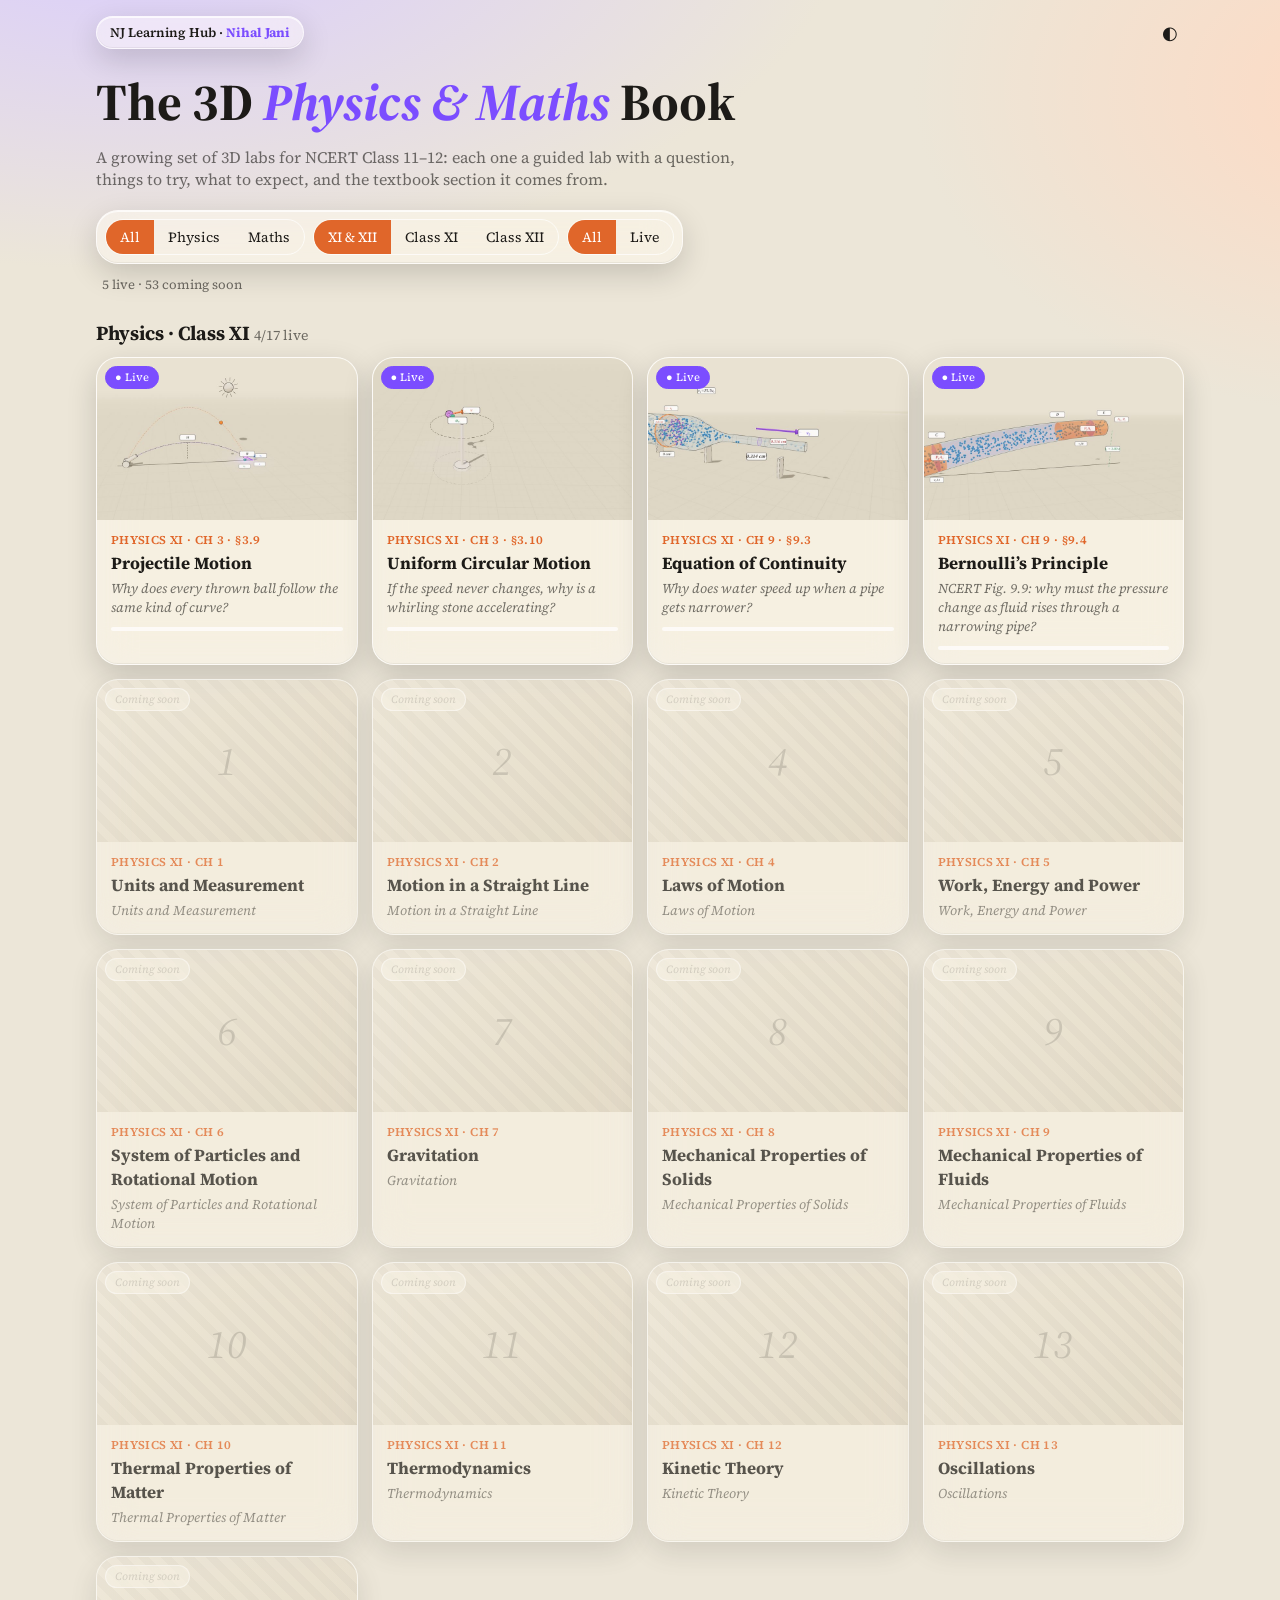
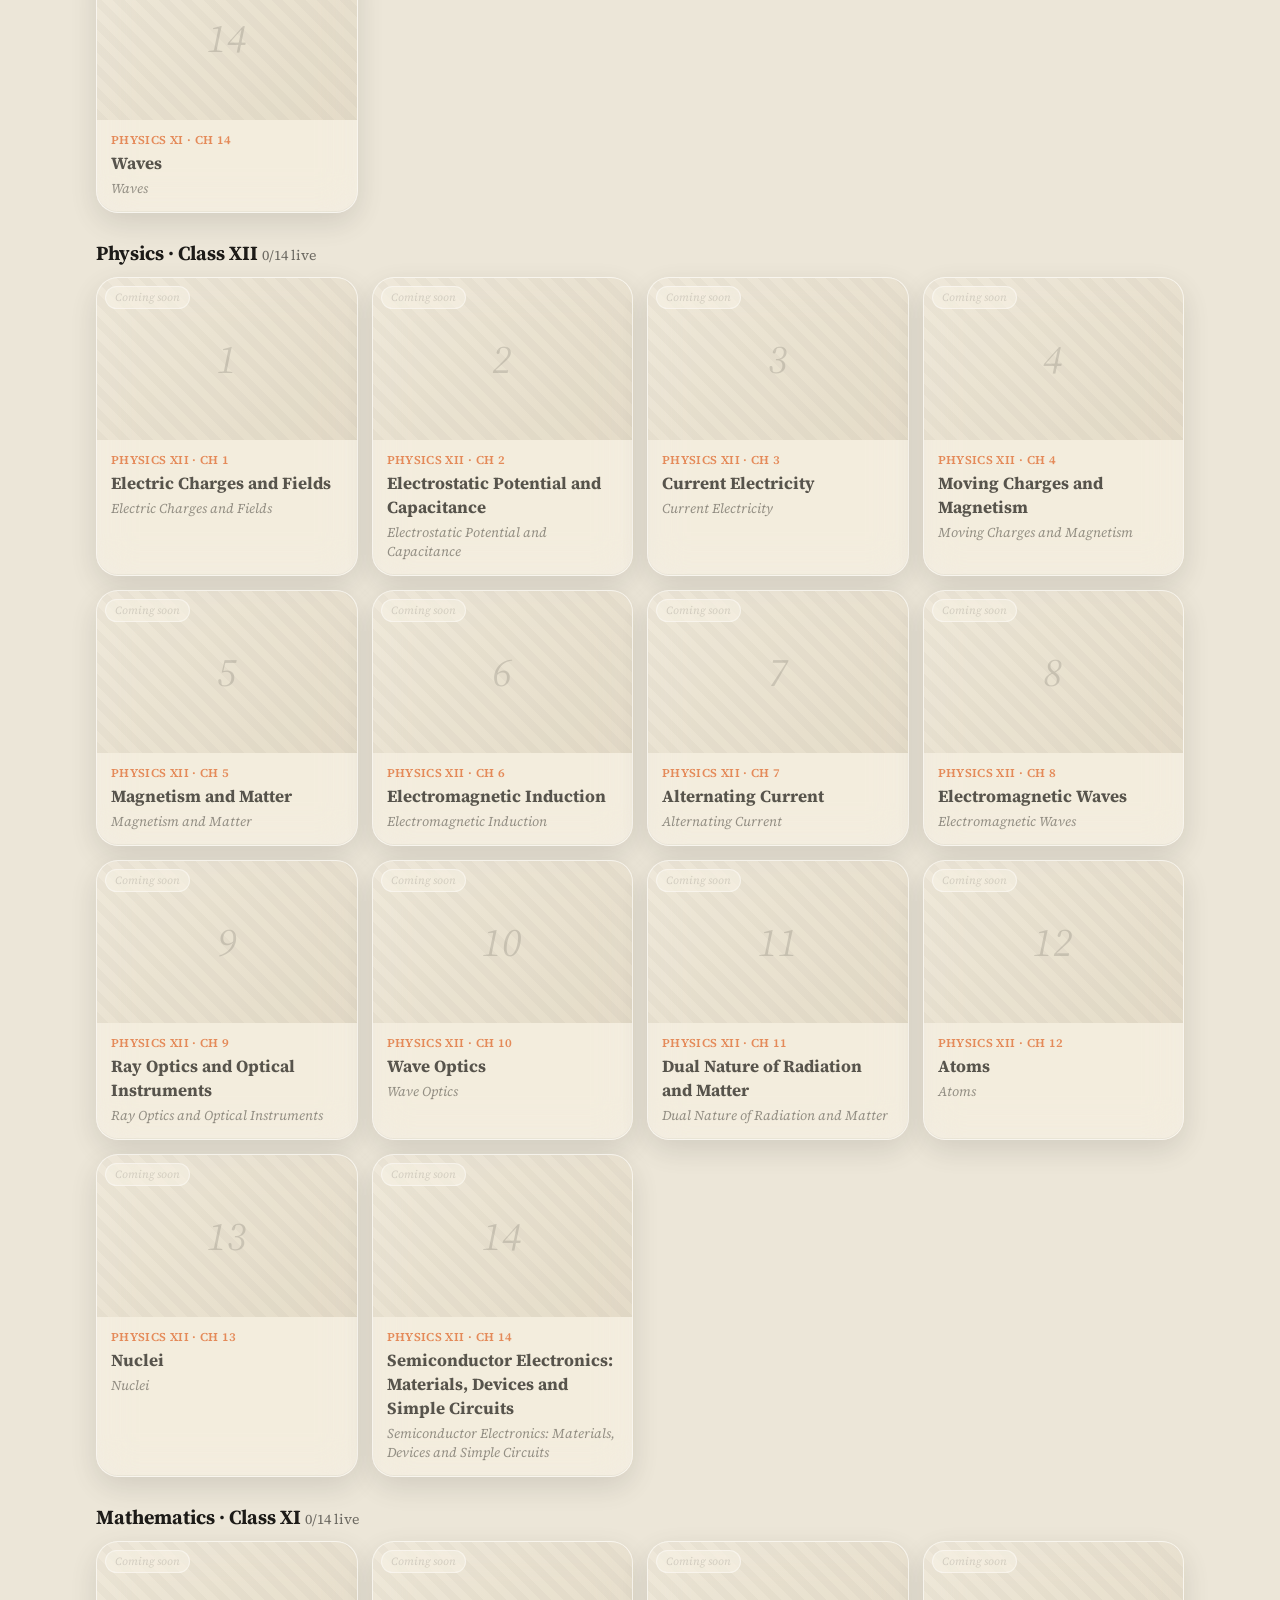
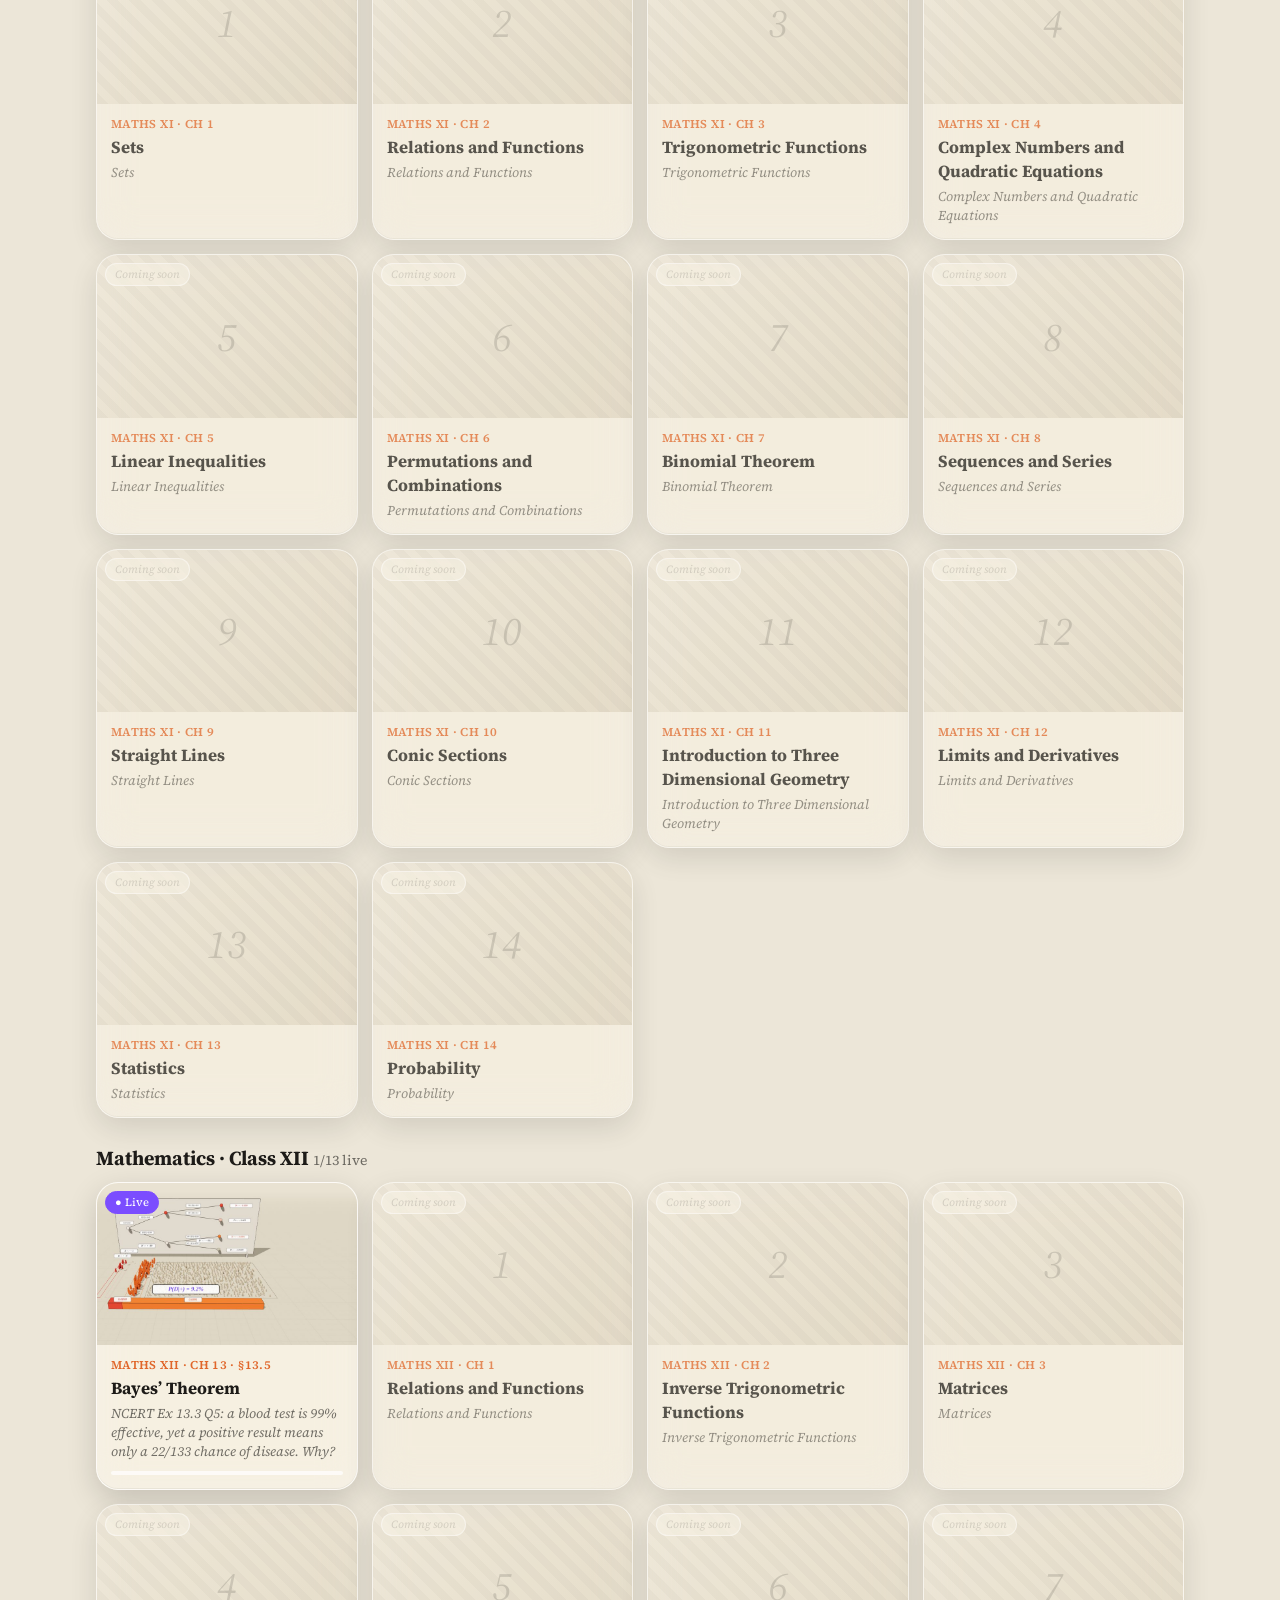
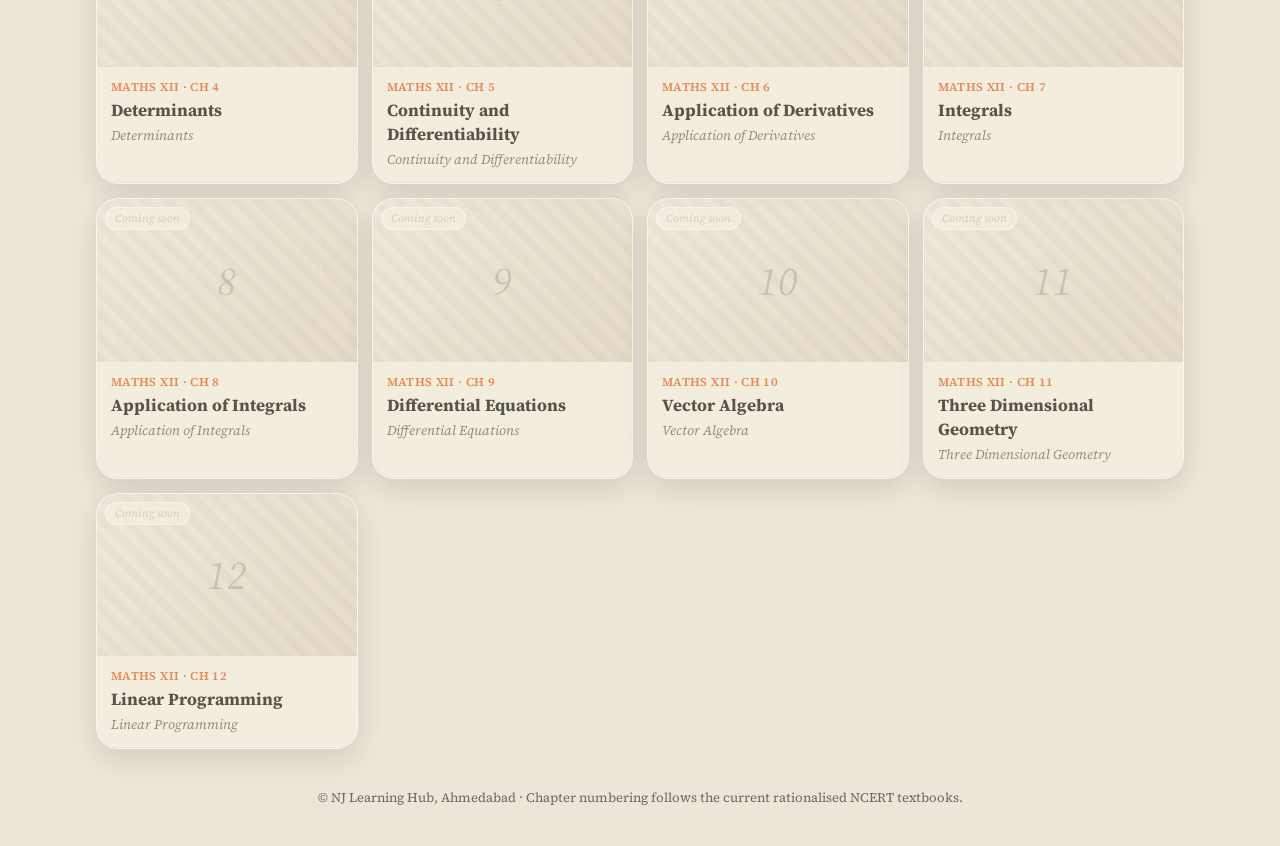
<file: index.html>
<!DOCTYPE html>
<html lang="en"><head>
<meta charset="utf-8"><link rel="icon" href="favicon.svg"><meta name="viewport" content="width=device-width,initial-scale=1,viewport-fit=cover">
<title>NJ Learning Hub · 3D Physics & Maths Book</title>
<meta name="description" content="A growing set of 3D labs for NCERT Class 11–12 Physics and Maths — by Nihal Jani, NJ Learning Hub, Ahmedabad.">
<link href="https://fonts.googleapis.com/css2?family=Source+Serif+4:ital,opsz,wght@0,8..60,400;0,8..60,600;1,8..60,400&display=swap" rel="stylesheet">
<link rel="stylesheet" href="engine/theme.css">
<style>
body{min-height:100%;background:radial-gradient(1200px 600px at 10% -10%,#d9ccff 0,transparent 60%),radial-gradient(900px 600px at 110% 10%,#ffd9c2 0,transparent 55%),var(--bg)}
body.dark{background:radial-gradient(1200px 600px at 10% -10%,#2a2150 0,transparent 60%),radial-gradient(900px 600px at 110% 10%,#3a2418 0,transparent 55%),var(--bg)}
.wrap{max-width:1120px;margin:0 auto;padding:max(16px,env(safe-area-inset-top)) 16px 40px}
header{display:flex;justify-content:space-between;align-items:center;gap:10px}
.brand{position:static}
h1{font-size:clamp(30px,6vw,52px);line-height:1.05;margin:26px 0 8px}
h1 em{color:var(--acc)}
.sub{color:var(--muted);max-width:640px;font-size:16px}
.filters{position:sticky;top:8px;z-index:3;display:flex;flex-wrap:wrap;gap:8px;padding:8px;margin:20px 0;border-radius:22px;width:fit-content;max-width:100%}
.filters .seg button{padding:7px 14px;font-size:14px}
.stat{font-size:13px;color:var(--muted);margin:-8px 0 14px 6px}
h2{font-size:20px;margin:26px 0 10px}
h2 small{font-weight:400;color:var(--muted);font-size:14px}
.grid{display:grid;grid-template-columns:repeat(auto-fill,minmax(250px,1fr));gap:14px}
.card{display:flex;flex-direction:column;text-decoration:none;color:var(--txt);overflow:hidden;transition:transform .2s}
a.card:hover{transform:translateY(-3px)}
.cover{aspect-ratio:16/10;background:#e9e2d2 center/cover;position:relative}
.cover.soon{background:repeating-linear-gradient(45deg,rgba(0,0,0,.03) 0 8px,transparent 8px 16px),linear-gradient(135deg,#efe9dc,#e1d8c4);display:grid;place-items:center;font-size:40px;color:rgba(0,0,0,.18);font-style:italic}
body.dark .cover.soon{background:linear-gradient(135deg,#25232d,#1b1a22);color:rgba(255,255,255,.15)}
.badge{position:absolute;top:8px;left:8px;font-size:11px;padding:3px 9px;border-radius:999px;background:var(--glass);-webkit-backdrop-filter:var(--blur);backdrop-filter:var(--blur);border:1px solid var(--glassB)}
.badge.live{background:var(--acc);color:#fff;border-color:var(--acc)}
.prog{position:absolute;right:8px;top:8px;font-size:11px;padding:3px 9px;border-radius:999px;background:var(--ok);color:#fff}
.body{padding:12px 14px 14px}
.meta{font-size:12px;color:var(--acc2);font-weight:600;letter-spacing:.03em}
.body b{display:block;font-size:17px;margin:3px 0}
.body p{margin:4px 0 0;font-size:13.5px;color:var(--muted);font-style:italic}
.bar{height:4px;border-radius:2px;background:var(--glassB);margin-top:10px;overflow:hidden}.bar i{display:block;height:100%;background:var(--ok)}
.card.soon{opacity:.72}
footer{margin-top:40px;font-size:13px;color:var(--muted);text-align:center}
@media(max-width:600px){.grid{grid-template-columns:1fr 1fr;gap:10px}.body b{font-size:15px}.body p{display:none}.filters .seg button{padding:6px 10px;font-size:13px}}
#theme{border:0;background:none;color:var(--txt);font-size:18px;cursor:pointer}
</style></head><body>
<div class="wrap">
<header><span class="brand glass">NJ Learning Hub · <b>Nihal Jani</b></span><button id="theme" aria-label="theme">◐</button></header>
<h1>The 3D <em>Physics & Maths</em> Book</h1>
<p class="sub">A growing set of 3D labs for NCERT Class 11–12: each one a guided lab with a question, things to try, what to expect, and the textbook section it comes from.</p>
<div class="filters glass">
 <span class="seg" id="fSub"><button data-v="all" class="on">All</button><button data-v="physics">Physics</button><button data-v="maths">Maths</button></span>
 <span class="seg" id="fCls"><button data-v="all" class="on">XI & XII</button><button data-v="11">Class XI</button><button data-v="12">Class XII</button></span>
 <span class="seg" id="fSt"><button data-v="all" class="on">All</button><button data-v="live">Live</button></span>
</div>
<div class="stat" id="stat"></div>
<div id="list"></div>
<footer>© NJ Learning Hub, Ahmedabad · Chapter numbering follows the current rationalised NCERT textbooks.</footer>
</div>
<script type="module">
import {all,prefs} from './engine/progress.js';
if(prefs.get('dark',false))document.body.classList.add('dark');
document.getElementById('theme').onclick=()=>{const d=document.body.classList.toggle('dark');prefs.set('dark',d)};
const cat=await (await fetch('catalog.json')).json(),P=all();
const st={sub:'all',cls:'all',st:'all',...prefs.get('filters',{})};
const ROMAN={11:'XI',12:'XII'};
function card(c){const live=c.status==='live',p=P[c.slug],n=c.steps.length,seen=p?.seen?.length||0;
  const pct=n?Math.round(Math.min(seen,n)/n*100):0;const done=p&&(n?seen>=n:true);
  const inner=`<div class="cover ${live?'':'soon'}" ${live&&c.cover?`style="background-image:url('${c.cover}')"`:''}>${live?'':c.ncertChapter.number}
   <span class="badge ${live?'live':''}">${live?'● Live':'Coming soon'}</span>${p?`<span class="prog">${p.quiz?`Quiz ${p.quiz.score}/${p.quiz.total}`:done?'✓ Done':pct+'%'}</span>`:''}</div>
   <div class="body"><div class="meta">${c.subject==='physics'?'PHYSICS':'MATHS'} ${ROMAN[c.class]} · CH ${c.ncertChapter.number}${c.ncertChapter.section?' · §'+c.ncertChapter.section:''}</div>
   <b>${c.title}</b>${c.question?`<p>${c.question}</p>`:`<p>${c.ncertChapter.title}</p>`}${live&&n?`<div class="bar"><i style="width:${pct}%"></i></div>`:''}</div>`;
  return live?`<a class="card glass" href="${c.path}">${inner}</a>`:`<div class="card glass soon">${inner}</div>`}
function render(){const f=cat.chapters.filter(c=>(st.sub==='all'||c.subject===st.sub)&&(st.cls==='all'||c.class==+st.cls)&&(st.st==='all'||c.status==='live'));
  const groups={};for(const c of f){const k=`${c.subject}|${c.class}`;(groups[k]=groups[k]||[]).push(c)}
  const live=f.filter(c=>c.status==='live').length;document.getElementById('stat').textContent=`${live} live · ${f.length-live} coming soon`;
  document.getElementById('list').innerHTML=Object.entries(groups).map(([k,cs])=>{const[s,cl]=k.split('|');cs.sort((a,b)=>(b.status==='live')-(a.status==='live')||a.ncertChapter.number-b.ncertChapter.number);
    return`<h2>${s==='physics'?'Physics':'Mathematics'} · Class ${ROMAN[cl]} <small>${cs.filter(c=>c.status==='live').length}/${cs.length} live</small></h2><div class="grid">${cs.map(card).join('')}</div>`}).join('')||'<p>No chapters match.</p>';
  for(const[id,key]of[['fSub','sub'],['fCls','cls'],['fSt','st']])document.querySelectorAll(`#${id} button`).forEach(b=>b.classList.toggle('on',b.dataset.v===String(st[key])))}
for(const[id,key]of[['fSub','sub'],['fCls','cls'],['fSt','st']])document.getElementById(id).onclick=e=>{const v=e.target.dataset.v;if(!v)return;st[key]=v;prefs.set('filters',st);render()};
render();
</script></body></html>
</file>
<file: engine/theme.css>
/* NJ Learning Hub 3D Book — theme tokens (edit here only) */
:root{
  --font:'Source Serif 4',Georgia,serif;
  --ink:#1d1b18; --txt:#1d1b18; --muted:rgba(29,27,24,.62);
  --acc:#7b4dff; --acc2:#e0662a; --ok:#2e9b5b; --bad:#c8433a; --blue:#2b7de9;
  --glass:rgba(255,253,246,.46); --glassB:rgba(255,255,255,.7); --chip:rgba(255,255,255,.42);
  --blur:blur(18px) saturate(1.6); --r:22px;
  --shadow:0 10px 30px rgba(0,0,0,.16),inset 0 1px 0 rgba(255,255,255,.75),inset 0 -1px 0 rgba(0,0,0,.05);
  --bg:#ece6d8;
}
body.dark{--txt:#f4f0e6;--muted:rgba(244,240,230,.62);--glass:rgba(28,28,38,.5);--glassB:rgba(255,255,255,.16);--chip:rgba(255,255,255,.08);--bg:#14131a}
body.lowfps{--glass:rgba(252,249,240,.96);--blur:none}
body.lowfps.dark{--glass:rgba(30,30,40,.97)}
*{box-sizing:border-box;-webkit-tap-highlight-color:transparent}
html,body{margin:0;height:100%;font-family:var(--font);color:var(--txt);background:var(--bg)}
body.lab{overflow:hidden;overscroll-behavior:none}
#c{position:fixed;inset:0;width:100%;height:100%;display:block;touch-action:none}
.glass{background:var(--glass);-webkit-backdrop-filter:var(--blur);backdrop-filter:var(--blur);border:1px solid var(--glassB);border-radius:var(--r);box-shadow:var(--shadow)}
.brand{position:fixed;top:max(12px,env(safe-area-inset-top));left:12px;padding:7px 13px;font-size:13px;font-weight:600;border-radius:999px;color:var(--txt);text-decoration:none;z-index:5}
.brand b{color:var(--acc)}
#hint{position:fixed;top:max(16px,env(safe-area-inset-top));right:14px;font-size:12px;color:var(--muted);font-style:italic}
#ui{position:fixed;left:50%;transform:translateX(-50%);bottom:max(10px,env(safe-area-inset-bottom));width:min(640px,calc(100% - 20px));display:flex;flex-direction:column;gap:8px;z-index:4}
@media(min-width:1000px){#ui{left:auto;right:16px;transform:none;top:max(64px,env(safe-area-inset-top));bottom:16px;width:400px;justify-content:flex-end}}
#card{overflow:hidden;display:flex;flex-direction:column;min-height:0}
#cardHead{display:flex;align-items:center;gap:10px;padding:12px 16px;cursor:pointer}
#cardHead .n{flex:none;width:30px;height:30px;border-radius:50%;display:grid;place-items:center;background:var(--acc);color:#fff;font-weight:600;font-size:14px}
#cardHead .t{flex:1;min-width:0;font-size:17px;font-weight:600;line-height:1.2}
#cardHead .t small{display:block;font-weight:400;font-size:12px;color:var(--muted)}
#chev{transition:transform .3s;font-size:12px}
#card.open #chev{transform:rotate(180deg)}
#cardBody{max-height:0;overflow-y:auto;transition:max-height .35s ease;padding:0 16px;font-size:14.5px;line-height:1.45;-webkit-overflow-scrolling:touch}
#card.open #cardBody{max-height:34vh;padding-bottom:12px}
@media(min-width:1000px){#card.open #cardBody{max-height:calc(100vh - 190px)}}
.sec{margin:8px 0}.sec .k{font-size:11px;letter-spacing:.08em;text-transform:uppercase;color:var(--acc2);font-weight:600}
.sec.q p{font-size:16px;font-style:italic;margin:2px 0}
.ref{display:inline-block;font-size:12px;padding:3px 9px;border-radius:999px;background:var(--chip);border:1px solid var(--glassB);margin:4px 0}
details.concl summary{cursor:pointer;color:var(--acc);font-weight:600}
.row{display:grid;grid-template-columns:58px 1fr 74px;align-items:center;gap:8px;margin:5px 0;font-size:14px}
.row.hl span{color:var(--acc);font-weight:600}
.row output{text-align:right;font-variant-numeric:tabular-nums}
input[type=range]{width:100%;accent-color:var(--acc);height:28px}
.reads{display:grid;grid-template-columns:repeat(auto-fit,minmax(70px,1fr));gap:6px;margin:10px 0}
.reads div{text-align:center;padding:6px 4px;border-radius:14px;background:var(--chip);border:1px solid var(--glassB);font-size:12px}
.reads b{display:block;font-size:16px;color:var(--acc);font-variant-numeric:tabular-nums}
.btns{display:flex;flex-wrap:wrap;gap:6px;margin:6px 0}
button.pill{font:inherit;font-size:13.5px;padding:7px 13px;border-radius:999px;border:1px solid var(--glassB);background:var(--chip);color:var(--txt);cursor:pointer}
button.pill.on{background:var(--acc);color:#fff;border-color:var(--acc)}
.seg{display:inline-flex;border-radius:999px;border:1px solid var(--glassB);overflow:hidden}
.seg button{font:inherit;font-size:13px;padding:6px 12px;border:0;background:transparent;color:var(--txt);cursor:pointer}
.seg button.on{background:var(--acc2);color:#fff}
.note{font-size:12.5px;color:var(--muted)}
.f{margin:6px 0;overflow-x:auto}
hr.soft{border:0;border-top:1px solid var(--glassB);margin:10px 0}
#bar{display:flex;align-items:center;justify-content:space-between;padding:5px 6px;border-radius:999px}
#bar button{background:none;border:0;color:var(--txt);width:40px;height:40px;border-radius:50%;cursor:pointer;display:grid;place-items:center;flex:none}
#bar button:active{background:var(--chip)}
#bar svg{width:20px;height:20px;stroke:currentColor;fill:none;stroke-width:2;stroke-linecap:round;stroke-linejoin:round}
#dots{flex:1;display:flex;justify-content:center;gap:5px;min-width:0}
#dots i{width:7px;height:7px;border-radius:50%;background:var(--glassB);border:1px solid var(--muted);cursor:pointer}
#dots i.seen{background:var(--muted)}#dots i.cur{background:var(--acc);border-color:var(--acc);width:18px;border-radius:9px}
#menu{position:fixed;z-index:6;left:50%;transform:translateX(-50%);bottom:calc(max(10px,env(safe-area-inset-bottom)) + 62px);width:min(360px,90%);padding:8px;display:none;max-height:60vh;overflow:auto}
#menu.show{display:block}
#menu div{padding:9px 12px;border-radius:14px;cursor:pointer;font-size:14.5px}
#menu div:hover,#menu div.cur{background:var(--chip)}
#menu a{display:block;padding:9px 12px;color:var(--acc);text-decoration:none;font-size:14px}
#quiz{position:fixed;inset:0;z-index:8;display:none;place-items:center;background:rgba(0,0,0,.25);padding:16px}
#quiz.show{display:grid}
#quiz .box{width:min(560px,100%);max-height:86vh;overflow:auto;padding:18px}
.qq{margin:10px 0;padding:10px;border-radius:14px;background:var(--chip)}
.qq .opts{display:flex;flex-wrap:wrap;gap:6px;margin-top:6px}
.qq button.ok{background:var(--ok);color:#fff}.qq button.no{background:var(--bad);color:#fff}
.qq .why{font-size:13px;color:var(--muted);margin-top:6px;display:none}.qq.done .why{display:block}
body.cover #ui,body.cover .brand,body.cover #hint,body.cover #menu{display:none!important}
</file>
